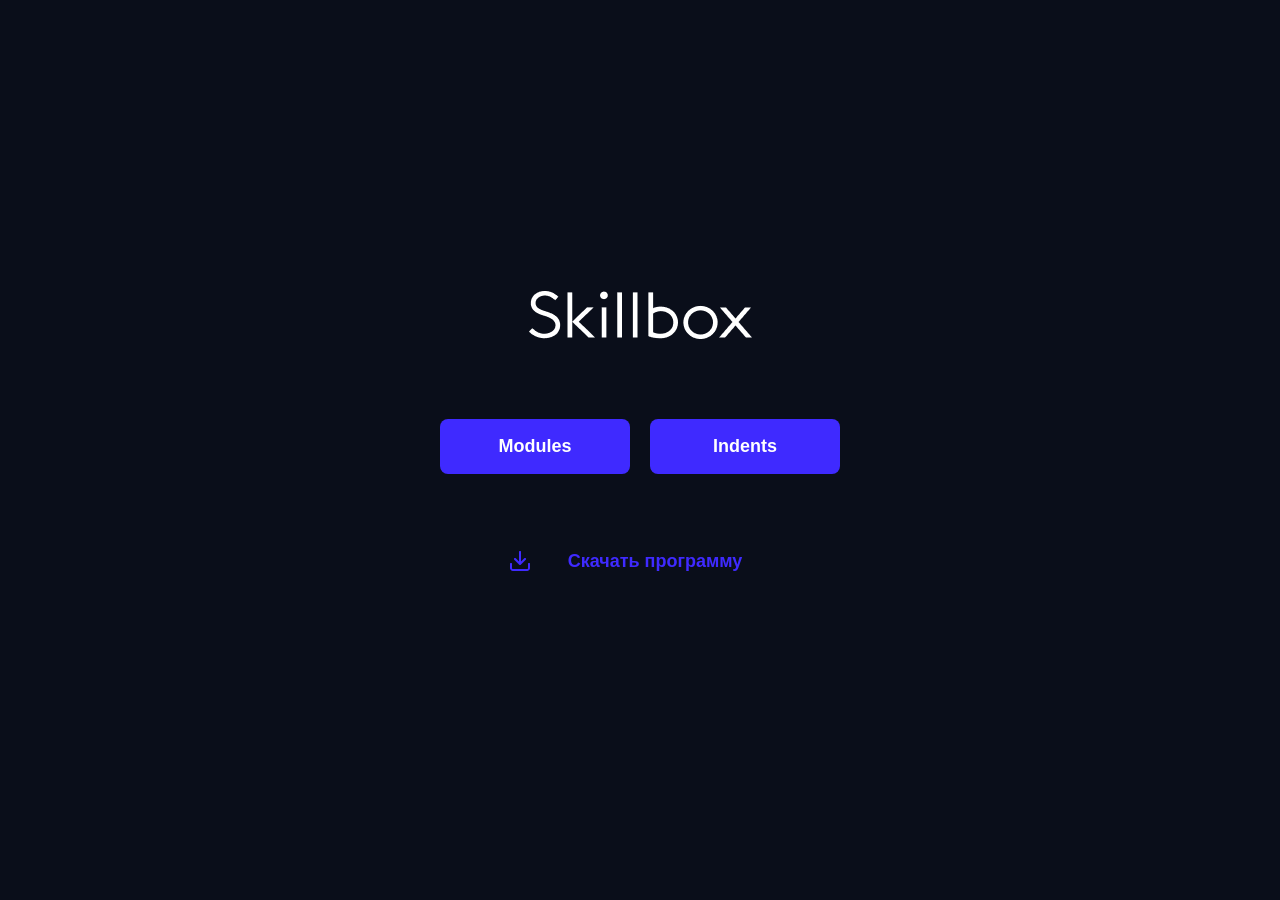
<file: index.html>
<!DOCTYPE html>
<html lang="ru">
<head>
    <meta charset="UTF-8" />
    <meta name="viewport" content="width=device-width, initial-scale=1.0" />
    <title>Главная</title>
    <link rel="stylesheet" href="css/styles.css" />
</head>
<body class="index-page">
    <div class="index-container">
        <a href="https://skillbox.ru" target="_blank" class="index-logo">
            <img src="img/logo-light.png" alt="Логотип Skillbox" />
        </a>
        <div class="index-nav">
            <a href="modules.html">Modules</a>
            <a href="article.html">Indents</a>
        </div>
        <a href="skillbox.docx" download class="index-download">Скачать программу</a>
    </div>
</body>
</html>
</file>
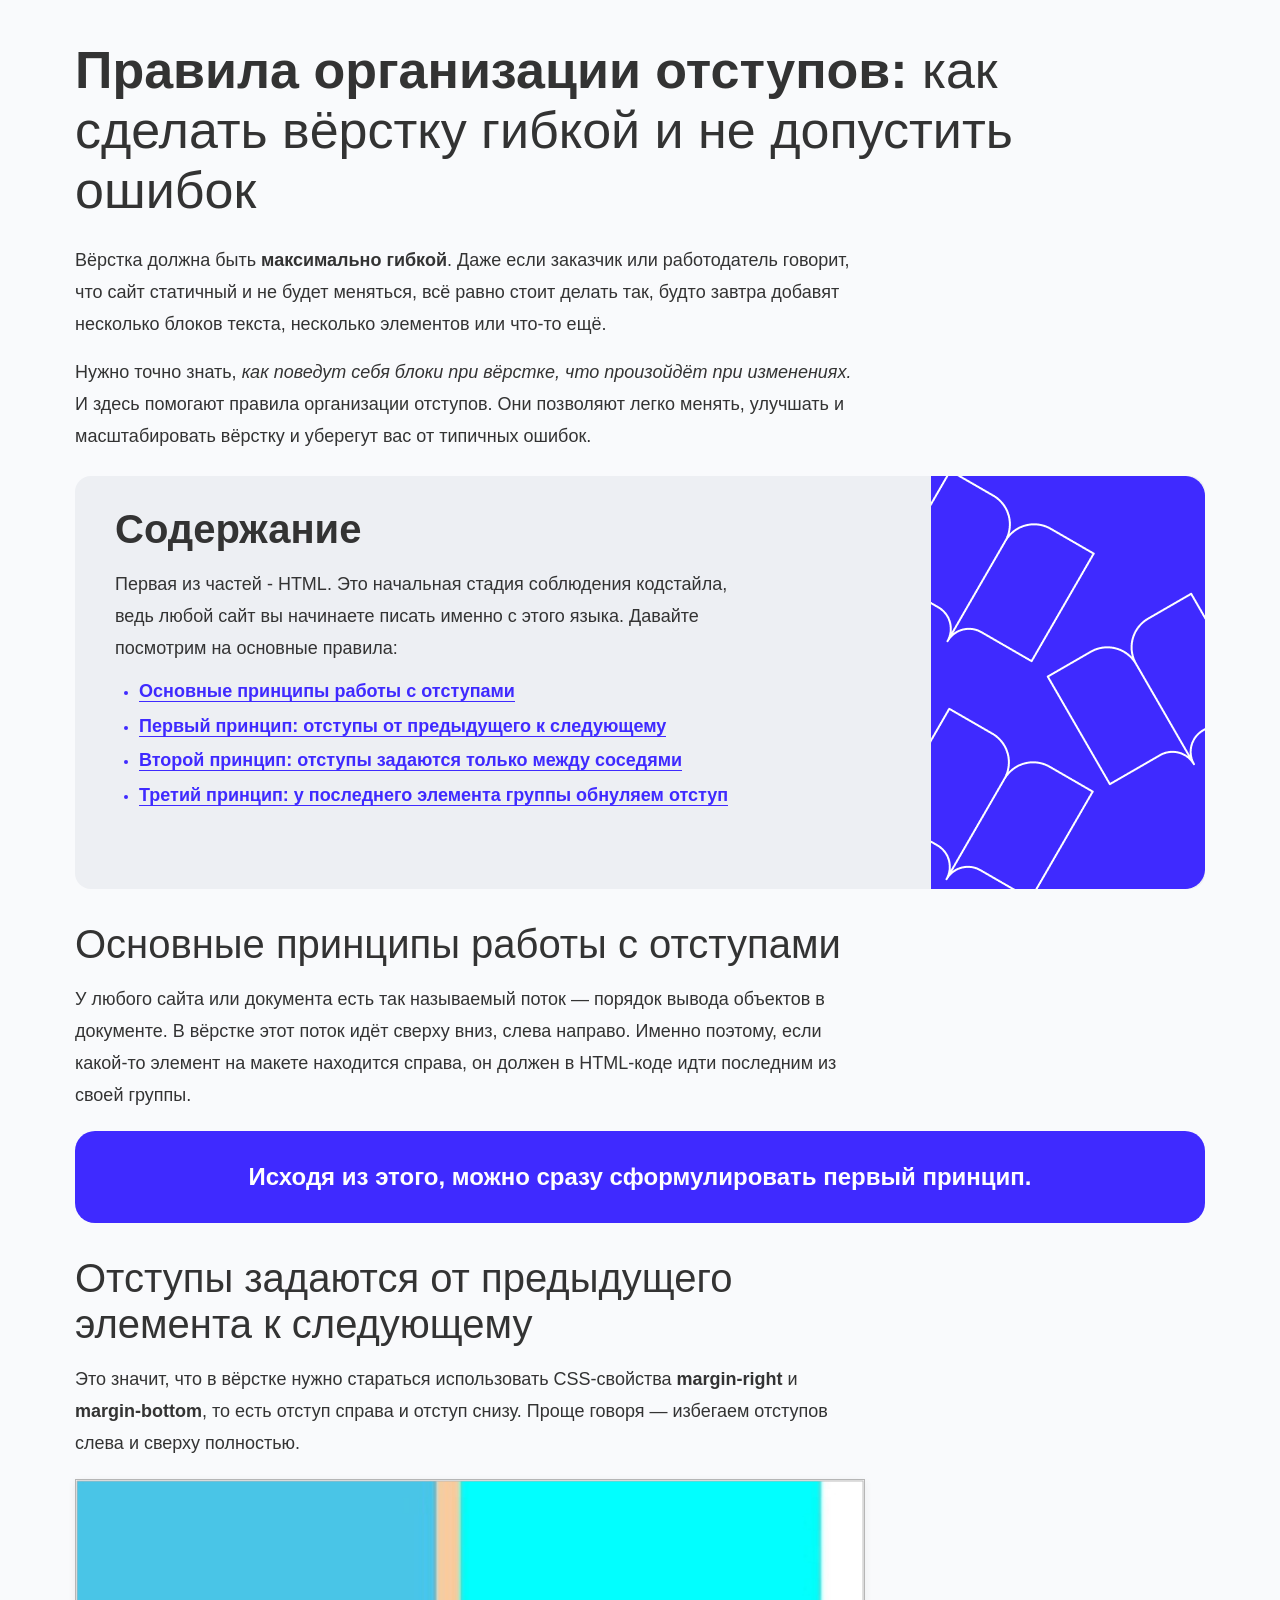
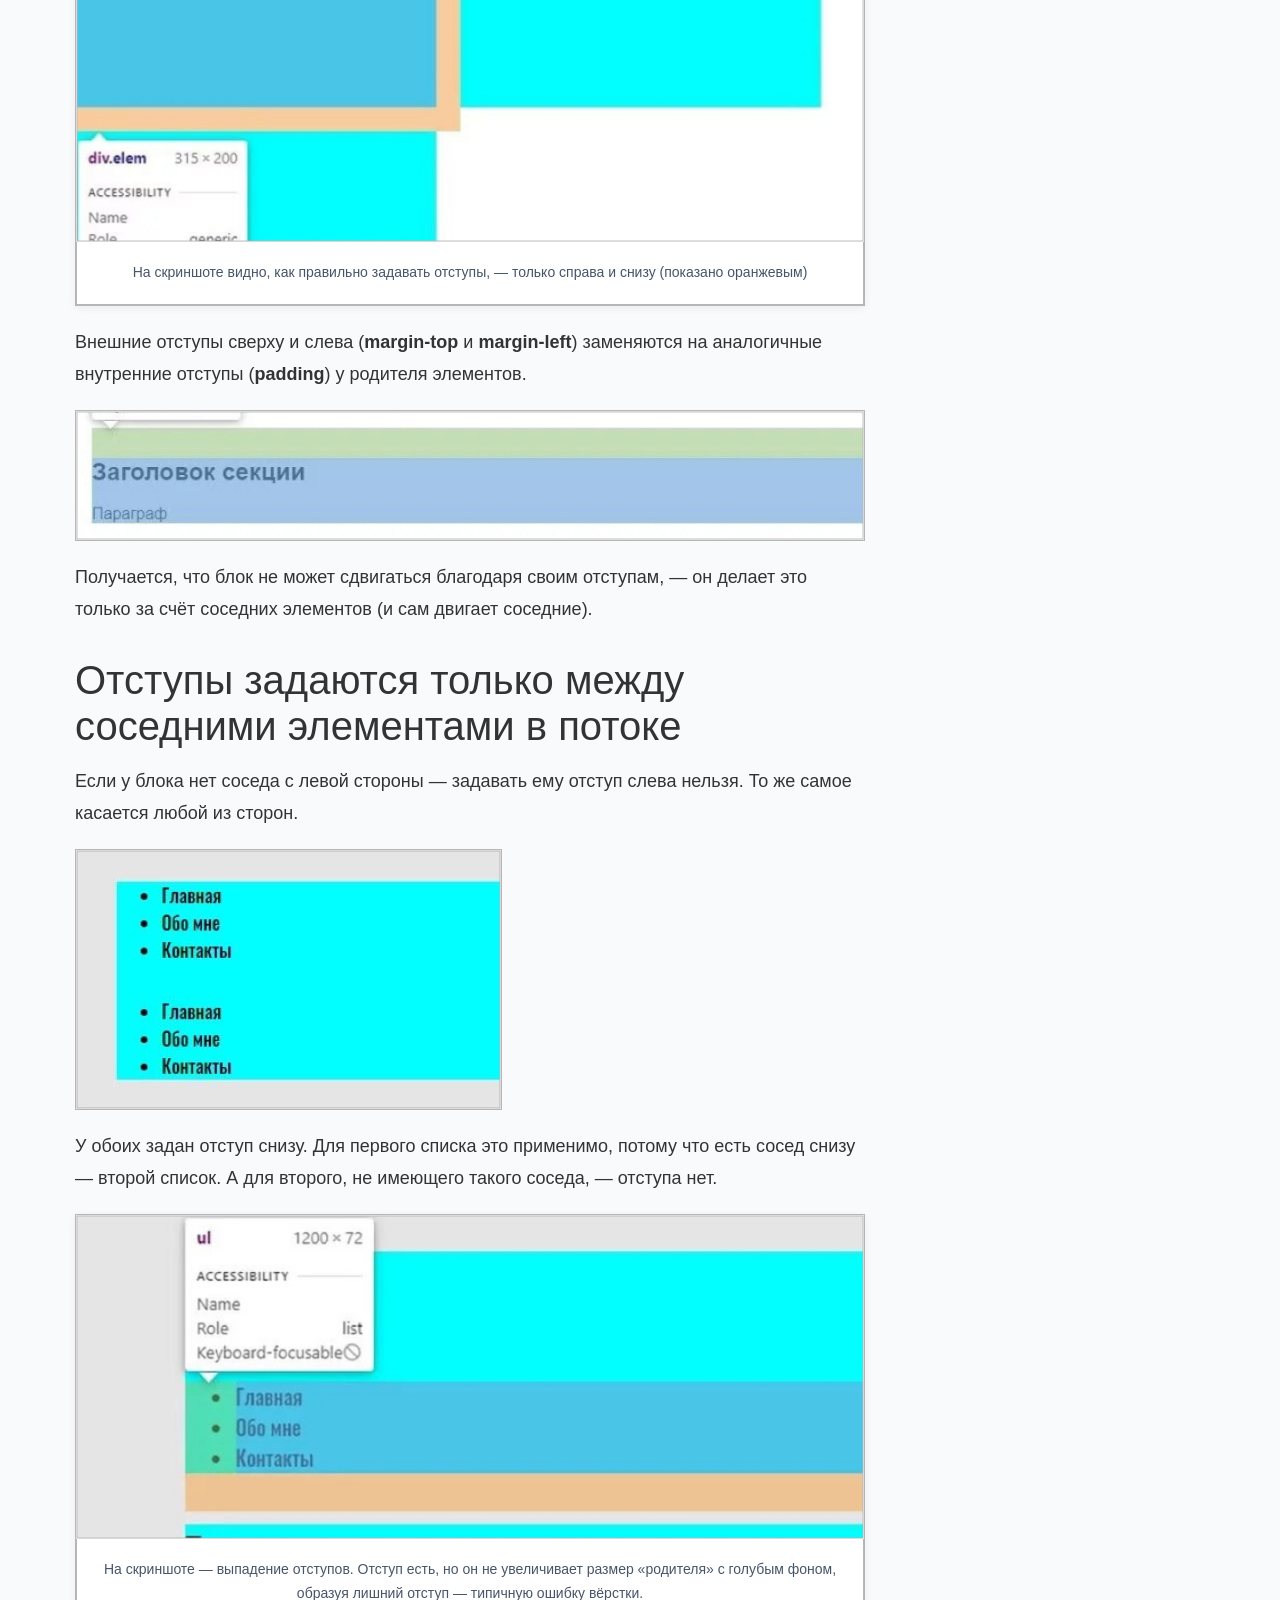
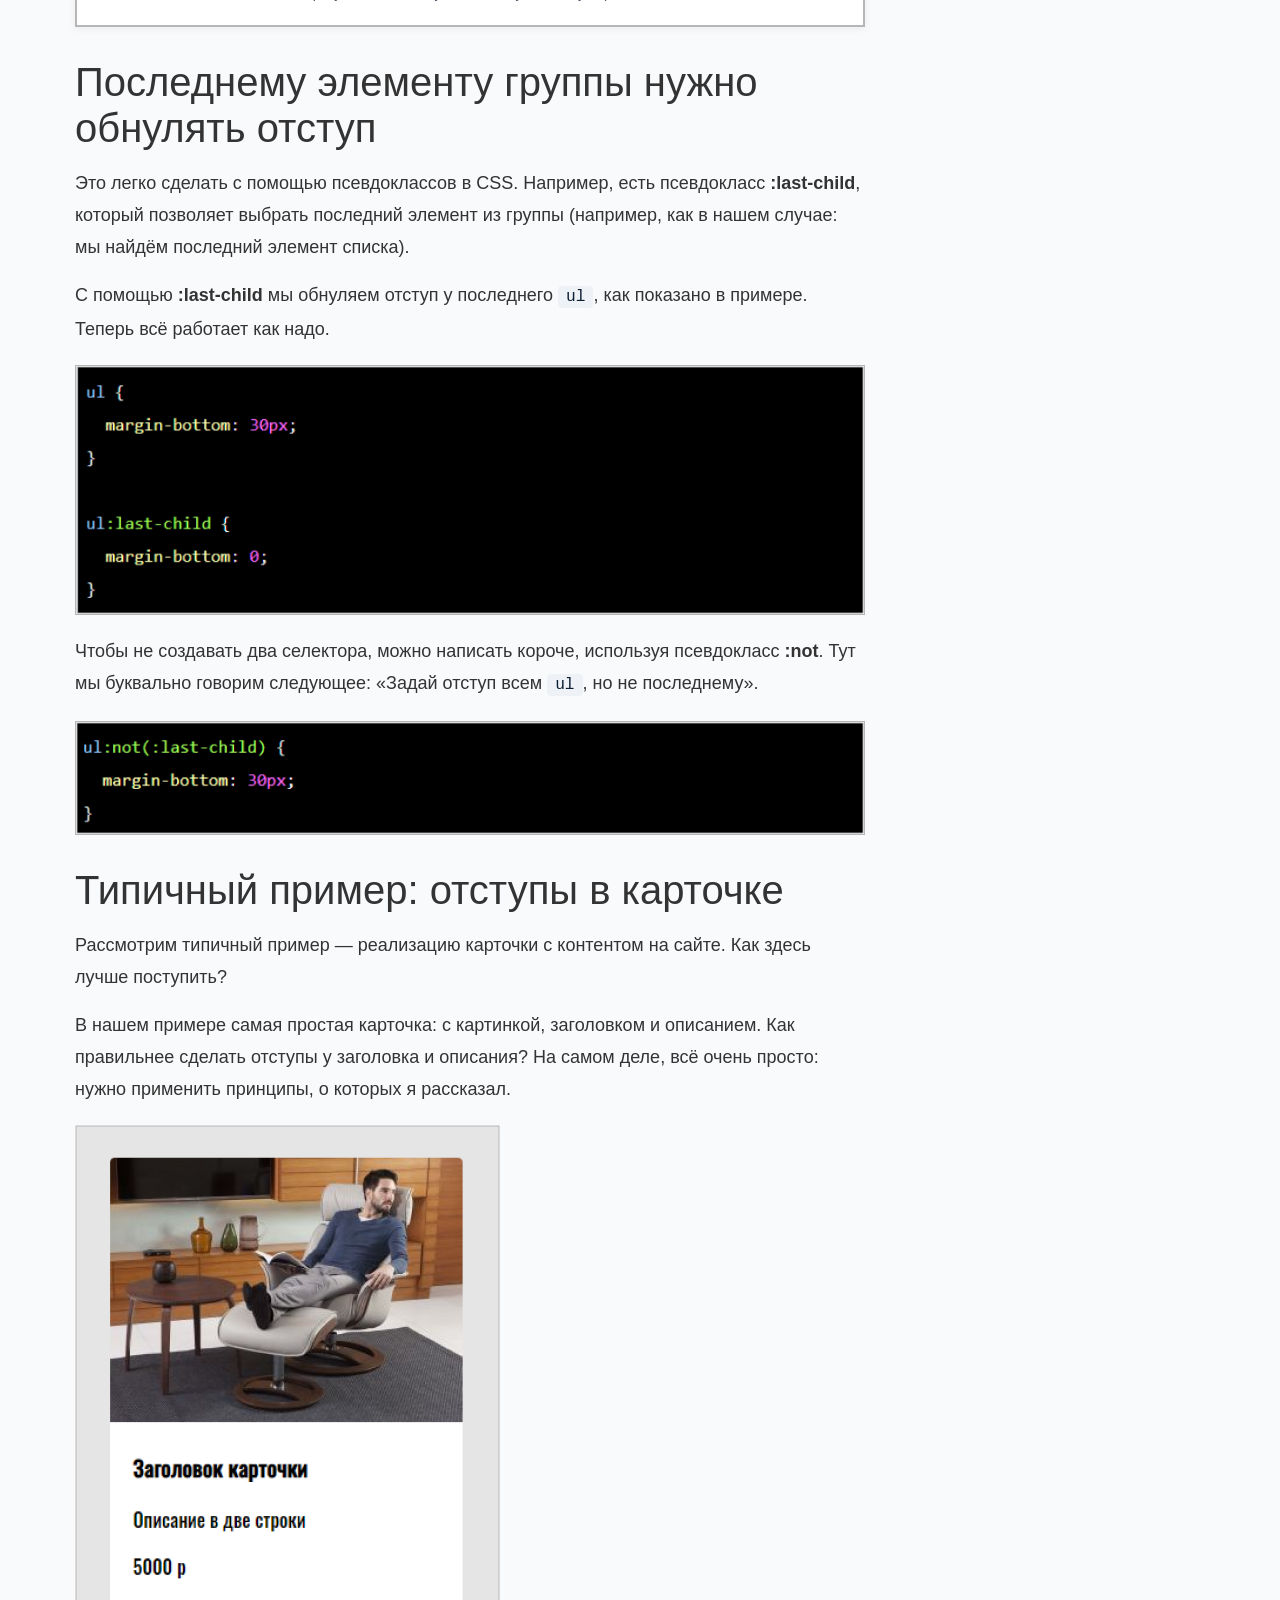
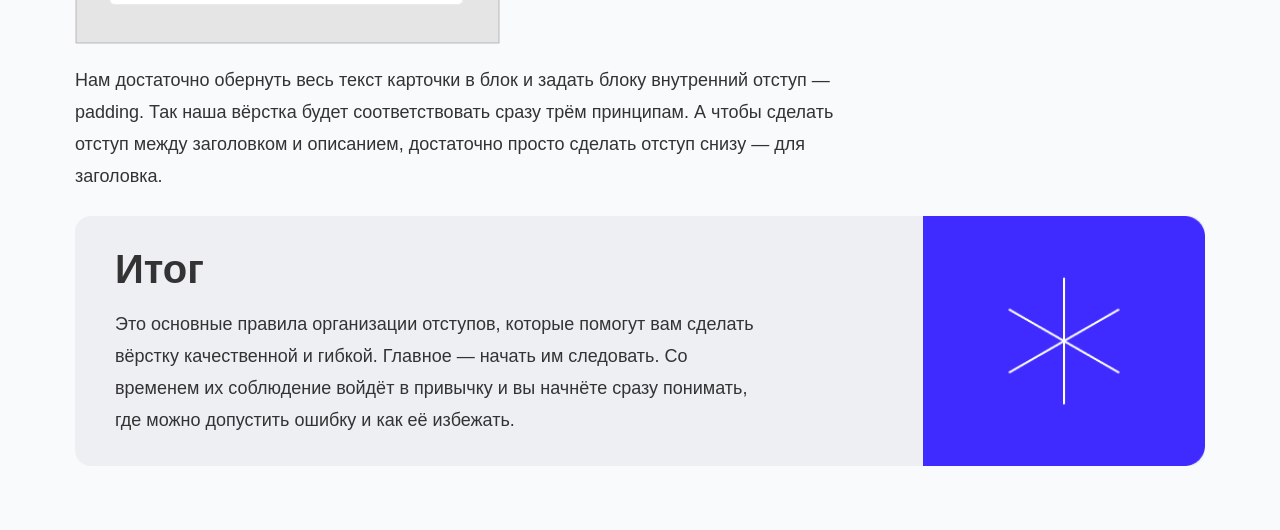
<file: article.html>
<!DOCTYPE html>
<html lang="ru">
<head>
    <meta charset="UTF-8" />
    <meta name="viewport" content="width=device-width, initial-scale=1.0" />
    <title>Правила организации отступов</title>
    <link rel="stylesheet" href="css/styles.css" />
</head>
<body>
    <div class="container">
        <main>
            <div class="article-header">
                <h1>
                    <span class="h1-bold">Правила организации отступов:</span> как<br />
                    сделать вёрстку гибкой и не допустить ошибок
                </h1>
            </div>

            <div class="article-content">
                <div>
                    <p>
                        Вёрстка должна быть <span class="highlight-bold">максимально гибкой</span>. Даже если заказчик или работодатель говорит, что сайт статичный и не будет меняться, всё равно стоит делать так, будто завтра добавят несколько блоков текста, несколько элементов или что-то ещё.
                    </p>
                    <p>
                        Нужно точно знать, <em>как поведут себя блоки при вёрстке, что произойдёт при изменениях.</em> И здесь помогают правила организации отступов. Они позволяют легко менять, улучшать и масштабировать вёрстку и уберегут вас от типичных ошибок.
                    </p>
                </div>
            </div>

            <section id="content">
                <div class="gray-box content-box content-box-bg">
                    <div class="content-wrapper">
                        <div class="content-text">
                            <h2>Содержание</h2>
                            <p>Первая из частей - HTML. Это начальная стадия соблюдения кодстайла, ведь любой сайт вы начинаете писать именно с этого языка. Давайте посмотрим на основные правила:</p>
                            <ul class="content-list">
                                <li><a href="#principles">Основные принципы работы с отступами</a></li>
                                <li><a href="#principle1">Первый принцип: отступы от предыдущего к следующему</a></li>
                                <li><a href="#principle2">Второй принцип: отступы задаются только между соседями</a></li>
                                <li><a href="#principle3">Третий принцип: у последнего элемента группы обнуляем отступ</a></li>
                            </ul>
                        </div>
                    </div>
                </div>
            </section>

            <div class="article-content">
                <section id="principles">
                    <h2>Основные принципы работы с отступами</h2>
                    <p>
                        У любого сайта или документа есть так называемый поток — порядок вывода объектов в документе. В вёрстке этот поток идёт сверху вниз, слева направо. Именно поэтому, если какой-то элемент на макете находится справа, он должен в HTML-коде идти последним из своей группы.
                    </p>
                </section>
            </div>

            <div class="blue-box">
                <p>Исходя из этого, можно сразу сформулировать первый принцип.</p>
            </div>

            <div class="article-content">
                <section id="principle1">
                    <h2>Отступы задаются от предыдущего элемента к следующему</h2>
                    <p>
                        Это значит, что в вёрстке нужно стараться использовать CSS-свойства <span class="bold-term">margin-right</span> и <span class="bold-term">margin-bottom</span>, то есть отступ справа и отступ снизу. Проще говоря — избегаем отступов слева и сверху полностью.
                    </p>
                    <figure class="framed-figure">
                        <img src="img/1.jpg" alt="Пример правильных отступов" />
                        <figcaption class="framed-caption">
                            На скриншоте видно, как правильно задавать отступы, — только справа и снизу (показано оранжевым)
                        </figcaption>
                    </figure>
                    <p>
                        Внешние отступы сверху и слева (<span class="bold-term">margin-top</span> и <span class="bold-term">margin-left</span>) заменяются на аналогичные внутренние отступы (<span class="bold-term">padding</span>) у родителя элементов.
                    </p>
                    <img src="img/2.jpg" alt="Замена margin на padding" class="framed-image" />
                    <p>
                        Получается, что блок не может сдвигаться благодаря своим отступам, — он делает это только за счёт соседних элементов (и сам двигает соседние).
                    </p>
                </section>

                <section id="principle2">
                    <h2>Отступы задаются только между соседними элементами в потоке</h2>
                    <p>
                        Если у блока нет соседа с левой стороны — задавать ему отступ слева нельзя. То же самое касается любой из сторон.
                    </p>
                    <img src="img/3.jpg" alt="Пример с отступами между соседями" class="framed-image" />
                    <p>
                        У обоих задан отступ снизу. Для первого списка это применимо, потому что есть сосед снизу — второй список. А для второго, не имеющего такого соседа, — отступа нет.
                    </p>
                    <figure class="framed-figure">
                        <img src="img/4.jpg" alt="Выпадение отступов" />
                        <figcaption class="framed-caption">
                            На скриншоте — выпадение отступов. Отступ есть, но он не увеличивает размер «родителя» с голубым фоном, образуя лишний отступ — типичную ошибку вёрстки.
                        </figcaption>
                    </figure>
                </section>

                <section id="principle3">
                    <h2>Последнему элементу группы нужно обнулять отступ</h2>
                    <p>
                        Это легко сделать с помощью псевдоклассов в CSS. Например, есть псевдокласс <span class="bold-term">:last-child</span>, который позволяет выбрать последний элемент из группы (например, как в нашем случае: мы найдём последний элемент списка).
                    </p>
                    <p>
                        С помощью <span class="bold-term">:last-child</span> мы обнуляем отступ у последнего <code>ul</code>, как показано в примере. Теперь всё работает как надо.
                    </p>
                    <img src="img/5.jpg" alt="Пример обнуления отступа через last-child" class="framed-image" />
                    <p>
                        Чтобы не создавать два селектора, можно написать короче, используя псевдокласс <span class="bold-term">:not</span>. Тут мы буквально говорим следующее: «Задай отступ всем <code>ul</code>, но не последнему».
                    </p>
                    <img src="img/6.jpg" alt="Пример использования not" class="framed-image" />
                </section>

                <section id="card">
                    <h2>Типичный пример: отступы в карточке</h2>
                    <p>
                        Рассмотрим типичный пример — реализацию карточки с контентом на сайте. Как здесь лучше поступить?
                    </p>
                    <p>
                        В нашем примере самая простая карточка: с картинкой, заголовком и описанием. Как правильнее сделать отступы у заголовка и описания? На самом деле, всё очень просто: нужно применить принципы, о которых я рассказал.
                    </p>
                    <img src="img/7.jpg" alt="Пример карточки" class="card-image" />
                    <p>
                        Нам достаточно обернуть весь текст карточки в блок и задать блоку внутренний отступ — padding. Так наша вёрстка будет соответствовать сразу трём принципам. А чтобы сделать отступ между заголовком и описанием, достаточно просто сделать отступ снизу — для заголовка.
                    </p>
                </section>
            </div>

            <section id="end">
                <div class="gray-box end-box end-box-bg">
                    <div class="end-wrapper">
                        <div class="end-text">
                            <h2>Итог</h2>
                            <p>
                                Это основные правила организации отступов, которые помогут вам сделать вёрстку качественной и гибкой. Главное — начать им следовать. Со временем их соблюдение войдёт в привычку и вы начнёте сразу понимать, где можно допустить ошибку и как её избежать.
                            </p>
                        </div>
                    </div>
                </div>
            </section>
        </main>
    </div>
</body>
</html>
</file>
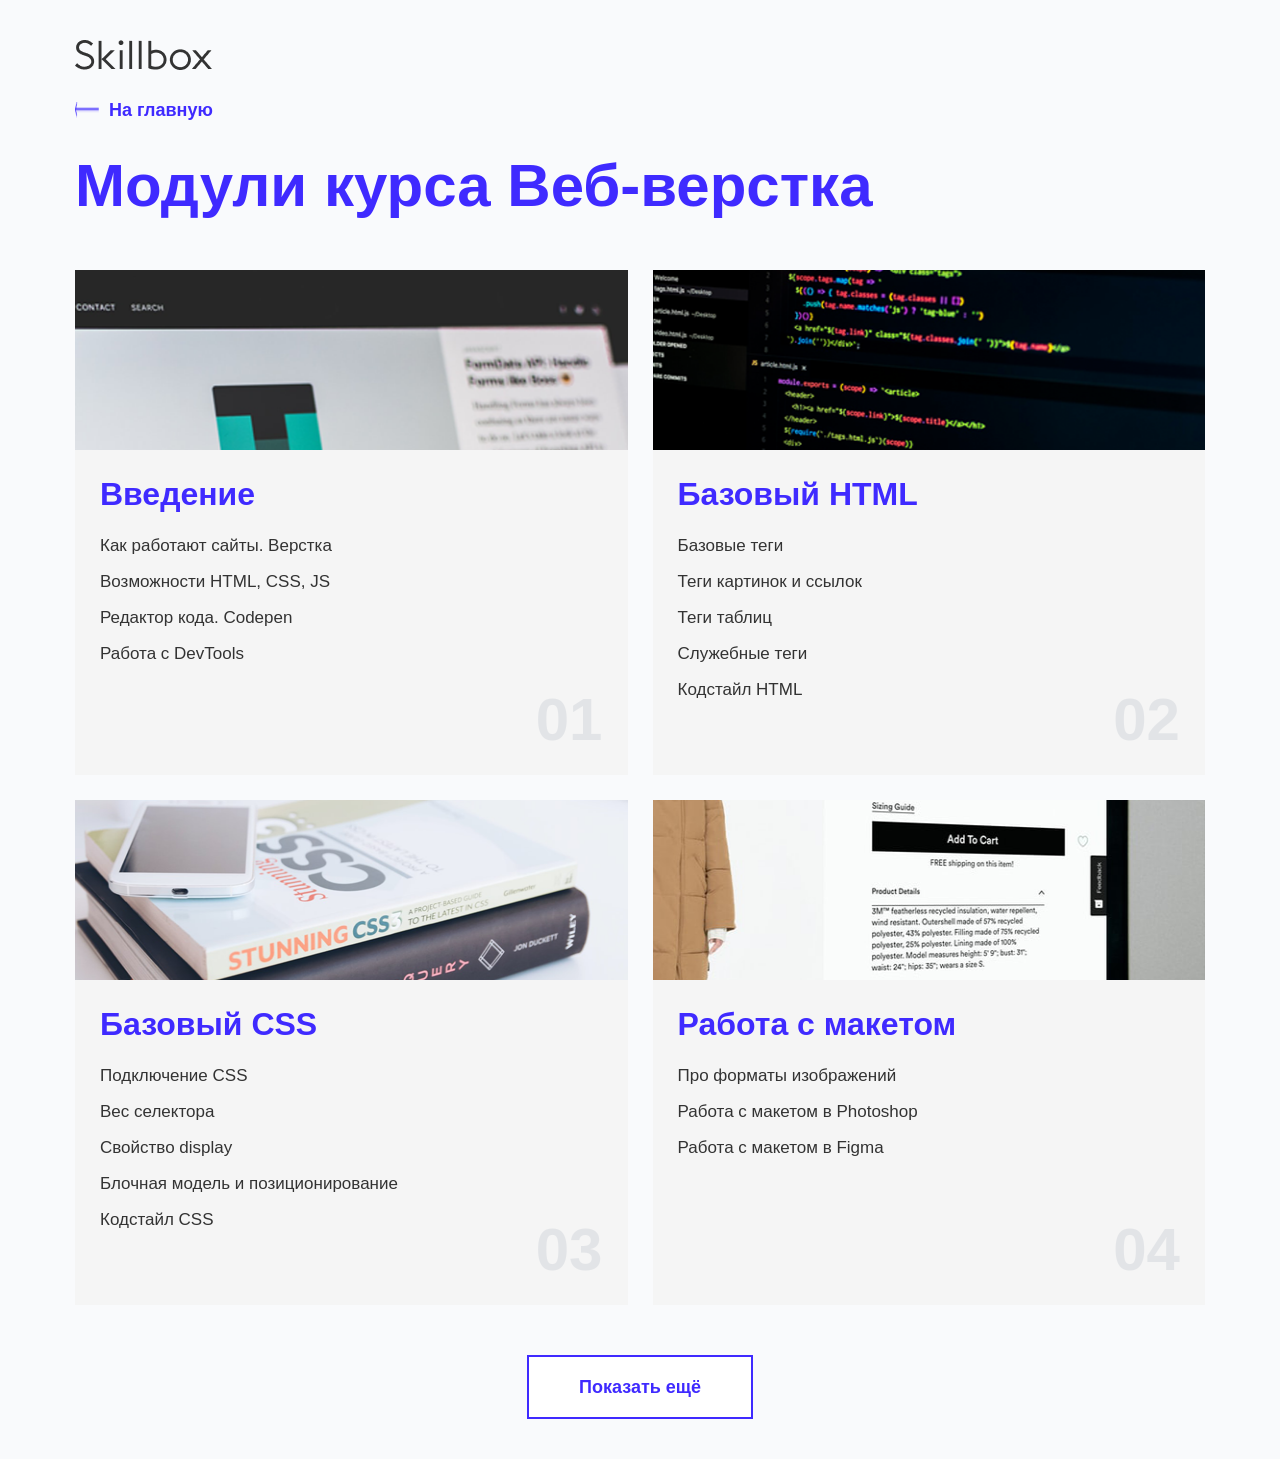
<file: modules.html>
<!DOCTYPE html>
<html lang="ru">
<head>
    <meta charset="UTF-8" />
    <meta name="viewport" content="width=device-width, initial-scale=1.0" />
    <title>Модули курса Веб-верстка</title>

    <link rel="stylesheet" href="css/styles.css" />
</head>
<body>
    <div class="container">
        <a href="https://skillbox.ru" target="_blank" class="logo-link">
            <img src="img/skillbox.png" alt="Skillbox" />
        </a>

        <a href="index.html" class="back-link">
            <img src="img/arrow-back.png" alt="Назад" />
            На главную
        </a>

        <h1 class="page-title">Модули курса Веб-верстка</h1>

        <ul class="modules-list">
            <li class="module-card">
                <img src="img/module-bg-1.png" alt="Введение" class="module-image" />
                <div class="module-card-content">
                    <h2 class="module-title">Введение</h2>
                    <ul class="module-lessons">
                        <li>Как работают сайты. Верстка</li>
                        <li>Возможности HTML, CSS, JS</li>
                        <li>Редактор кода. Codepen</li>
                        <li>Работа с DevTools</li>
                    </ul>
                </div>
                <span class="module-number">01</span>
            </li>

            <li class="module-card">
                <img src="img/module-bg-2.png" alt="Базовый HTML" class="module-image" />
                <div class="module-card-content">
                    <h2 class="module-title">Базовый HTML</h2>
                    <ul class="module-lessons">
                        <li>Базовые теги</li>
                        <li>Теги картинок и ссылок</li>
                        <li>Теги таблиц</li>
                        <li>Служебные теги</li>
                        <li>Кодстайл HTML</li>
                    </ul>
                </div>
                <span class="module-number">02</span>
            </li>

            <li class="module-card">
                <img src="img/module-bg-3.png" alt="Базовый CSS" class="module-image" />
                <div class="module-card-content">
                    <h2 class="module-title">Базовый CSS</h2>
                    <ul class="module-lessons">
                        <li>Подключение CSS</li>
                        <li>Вес селектора</li>
                        <li>Свойство display</li>
                        <li>Блочная модель и позиционирование</li>
                        <li>Кодстайл CSS</li>
                    </ul>
                </div>
                <span class="module-number">03</span>
            </li>

            <li class="module-card">
                <img src="img/module-bg-4.png" alt="Работа с макетом" class="module-image" />
                <div class="module-card-content">
                    <h2 class="module-title">Работа с макетом</h2>
                    <ul class="module-lessons">
                        <li>Про форматы изображений</li>
                        <li>Работа с макетом в Photoshop</li>
                        <li>Работа с макетом в Figma</li>
                    </ul>
                </div>
                <span class="module-number">04</span>
            </li>
        </ul>

        <a href="#" class="show-more">Показать ещё</a>
    </div>
</body>
</html>
</file>
<file: css/styles.css>
* {
    margin: 0;
    padding: 0;
    box-sizing: border-box;
}

body {
    font-family: Arial, Verdana, sans-serif;
    background: #f9fafc;
    color: #1e293b;
    line-height: 1.7;
    margin: 0;
    padding: 0;
}

.container {
    margin: 0 auto;
    padding: 80px 0;
    width: 1170px;
}

.article-content {
    max-width: 790px;
    margin: 0;
}

.article-content p,
.article-content h2,
.article-content h3,
.article-content ul,
.article-content figure,
.article-content .framed-image,
.article-content .card-image,
.article-content .framed-figure {
    max-width: 790px;
}

.article-content h1 {
    max-width: 100%;
}

.article-content img {
    max-width: 100%;
    height: auto;
}

.article-header {
    max-width: 100%;
    margin: 0;
}

h1 {
    font-weight: 400;
    font-size: 52px;
    line-height: 60px;
    color: #333333;
    margin-bottom: 24px;
}

.h1-bold {
    font-weight: 700;
    color: #333333;
}

h2 {
    font-size: 40px;
    line-height: 46px;
    color: #333333;
    font-weight: 400;
    margin: 32px 0 16px 0;
}

h3 {
    font-weight: 400;
    font-size: 30px;
    line-height: 34px;
    color: #333333;
    margin: 32px 0 16px 0;
}

p {
    font-weight: 400;
    font-size: 18px;
    line-height: 32px;
    color: #333333;
    margin-bottom: 16px;
}

a {
    color: #2563eb;
    text-decoration: none;
}

a:hover {
    text-decoration: underline;
}

code {
    background: #eef2f6;
    padding: 2px 8px;
    border-radius: 4px;
    font-family: 'Courier New', monospace;
    font-size: 0.9em;
    color: #0b1e33;
}

img {
    max-width: 100%;
    height: auto;
    display: block;
}

figure {
    margin: 20px 0;
    font-size: 0;
}

figcaption {
    border: 1px solid #b6b6b6;
    border-top: none;
    padding-top: 19px;
    padding-bottom: 19px;
    font-weight: 400;
    font-size: 14px;
    text-align: center;
    color: #475569;
    font-style: normal;
}

.gray-box {
    background: #edeff3;
    border-radius: 16px;
    padding: 20px 24px;
    margin: 24px 0;
    max-width: 100%;
}

.gray-box ul {
    padding-left: 24px;
    margin: 8px 0 4px 0;
}

.gray-box ul li {
    margin-bottom: 4px;
}

.gray-box ul li::marker {
    color: #3f2aff;
}

.gray-box h2 {
    margin-top: 0;
}

.gray-box p:last-child {
    margin-bottom: 0;
}

.bold-term {
    font-weight: 700;
}

.highlight-bold {
    font-weight: 700;
}

.index-page {
    background: #0a0e1a;
    min-height: 100vh;
    display: flex;
    justify-content: center;
    align-items: center;
    margin: 0;
    padding: 0;
}

.index-container {
    display: flex;
    flex-direction: column;
    align-items: center;
    justify-content: center;
    width: 100%;
    max-width: 600px;
    padding: 40px 20px;
    position: relative;
}

.index-logo {
    display: block;
    margin-bottom: 60px;
    transform: translateY(-20px);
}

.index-logo img {
    display: block;
    margin: 0 auto;
    max-width: 300px;
    height: auto;
}

.index-nav {
    display: flex;
    justify-content: space-between;
    width: 100%;
    max-width: 400px;
    margin-bottom: 60px;
    gap: 20px;
}

.index-nav a {
    display: inline-block;
    background: #3f2aff;
    color: #ffffff;
    font-size: 18px;
    font-weight: 700;
    text-decoration: none;
    padding: 12px 40px;
    border-radius: 8px;
    transition: background 0.3s ease;
    flex: 1;
    text-align: center;
}

.index-nav a:hover {
    background: #2b1fc9;
    text-decoration: none;
}

.index-download {
    display: inline-block;
    color: #3f2aff;
    font-size: 18px;
    font-weight: 700;
    text-decoration: none;
    padding: 12px 30px 12px 60px;
    transition: color 0.3s ease;
    background-image: url('../img/download.png');
    background-size: 24px 24px;
    background-repeat: no-repeat;
    background-position: left center;
}

.index-download:hover {
    color: #2b1fc9;
    text-decoration: none;
}

.content-box {
    padding: 30px 40px;
    min-height: 413px;
    background-color: #edeff3;
    border-radius: 16px;
    position: relative;
    overflow: hidden;
}

.content-wrapper {
    width: calc(100% - 250px);
    max-width: calc(100% - 250px);
    padding-right: 20px;
}

.content-text {
    word-wrap: break-word;
    overflow-wrap: break-word;
    font-size: 14px;
    max-width: 650px;
}

.content-text h2 {
    margin-top: 0;
    font-weight: 700;
}

.content-text p {
    margin-bottom: 12px;
}

.content-list {
    padding-left: 20px;
}

.content-list li {
    font-weight: 700;
    margin-bottom: 4px;
}

.content-list li::marker {
    color: #3f2aff;
}

.content-list li a {
    font-weight: 700;
    border-bottom: 1px solid #3f2aff;
    font-size: 18px;
    color: #3f2aff;
}

.blue-box {
    background: #3f2aff;
    border-radius: 20px;
    padding-top: 30px;
    padding-bottom: 30px;
    padding-left: 60px;
    padding-right: 60px;
    margin: 20px 0;
    width: 100%;
    max-width: 100%;
    display: flex;
    align-items: center;
    justify-content: center;
}

.blue-box p {
    color: #ffffff;
    font-weight: 700;
    font-size: 24px;
    margin: 0;
    text-align: center;
    white-space: nowrap;
}

.framed-figure {
    margin: 20px 0;
    border: 1px solid #b6b6b6;
    border-radius: 0;
    overflow: hidden;
    background: #ffffff;
    box-shadow: 0 2px 8px rgba(0, 0, 0, 0.06);
    max-width: 100%;
}

.framed-figure img {
    margin: 0;
    border-radius: 0;
    width: 100%;
    display: block;
}

.framed-caption {
    padding-top: 19px;
    padding-bottom: 19px;
    border: 1px solid #b6b6b6;
    border-top: none;
    font-weight: 400;
    font-size: 14px;
    text-align: center;
    color: #475569;
    font-style: normal;
    margin: 0;
}

.framed-image {
    border: 1px solid #b6b6b6;
    padding: 0;
    margin: 20px 0;
    display: block;
    max-width: 100%;
    height: auto;
}

.small-img {
    max-width: 60%;
    height: auto;
    margin: 20px 0;
    border-radius: 0;
}

.card-image {
    max-width: 60%;
    margin: 20px 0;
    border-radius: 0;
}

.end-box {
    padding: 30px 40px;
    min-height: 243px;
    background-color: #edeff3;
    border-radius: 16px;
    position: relative;
    overflow: hidden;
    max-width: 100%;
}

.content-box-bg {
    background-image: url('../img/decorate-1.png');
    background-size: auto 100%;
    background-repeat: no-repeat;
    background-position: right center;
}

.end-box-bg {
    background-image: url('../img/decorate-2.png');
    background-size: auto 100%;
    background-repeat: no-repeat;
    background-position: right center;
}

.end-wrapper {
    width: calc(100% - 250px);
    max-width: calc(100% - 250px);
    padding-right: 20px;
}

.end-text {
    word-wrap: break-word;
    overflow-wrap: break-word;
    font-size: 14px;
    max-width: 650px;
}

.end-text h2 {
    margin-top: 0;
    font-weight: 700;
}

.end-text p:last-child {
    margin-bottom: 0;
}

@media (max-width: 768px) {
    .content-box-bg,
    .end-box-bg {
        background-size: auto 80%;
    }

    .content-wrapper {
        width: calc(100% - 180px);
        max-width: calc(100% - 180px);
    }

    .end-wrapper {
        width: calc(100% - 180px);
        max-width: calc(100% - 180px);
    }

    .article-content {
        max-width: 100%;
    }

    h1 {
        font-size: 40px;
        line-height: 44px;
    }

    h2 {
        font-size: 30px;
        line-height: 36px;
    }

    p {
        font-size: 18px;
        line-height: 28px;
    }
}

@media (max-width: 480px) {
    .content-box-bg,
    .end-box-bg {
        background-size: auto 60%;
    }

    .content-wrapper {
        width: calc(100% - 120px);
        max-width: calc(100% - 120px);
        padding-right: 10px;
    }

    .end-wrapper {
        width: calc(100% - 120px);
        max-width: calc(100% - 120px);
        padding-right: 10px;
    }

    .blue-box {
        padding-left: 20px;
        padding-right: 20px;
        min-height: 80px;
    }

    .blue-box p {
        font-size: 18px;
        white-space: normal;
    }

    h1 {
        font-size: 30px;
        line-height: 34px;
    }

    h2 {
        font-size: 24px;
        line-height: 28px;
    }

    p {
        font-size: 16px;
        line-height: 24px;
    }

    .content-list li a {
        font-size: 16px;
    }
}

.container {
    max-width: 1170px;
    margin: 0 auto;
    padding: 40px 20px;
}

.logo-link {
    display: block;
    margin-bottom: 25px;
}

.logo-link img {
    display: block;
    max-width: 160px;
    height: auto;
}

.back-link {
    display: inline-flex;
    align-items: center;
    gap: 10px;
    font-size: 18px;
    font-weight: 700;
    color: #3f2aff;
    text-decoration: none;
    margin-bottom: 25px;
}

.back-link img {
    width: 24px;
    height: 16px;
    flex-shrink: 0;
}

.back-link:hover {
    text-decoration: underline;
}

.page-title {
    font-weight: 700;
    font-size: 60px;
    line-height: 69px;
    color: #3f2aff;
    margin-bottom: 50px;
}

.modules-list {
    display: flex;
    flex-wrap: wrap;
    gap: 25px;
    list-style: none;
    padding: 0;
    margin: 0;
}

.module-card {
    flex: 0 0 calc(50% - 12.5px);
    width: 572px;
    height: 505px;
    background: #f5f5f5;
    border-radius: 0;
    padding: 0;
    position: relative;
    overflow: hidden;
    box-sizing: border-box;
    display: flex;
    flex-direction: column;
}

.module-image {
    width: 572px;
    height: 180px;
    display: block;
    flex-shrink: 0;
}

.module-card-content {
    padding: 25px 25px 0 25px;
    flex: 1;
}

.module-title {
    font-weight: 700;
    font-size: 32px;
    line-height: 38px;
    color: #3f2aff;
    margin: 0 0 15px 0;
}

.module-lessons {
    list-style: none;
    padding: 0;
    margin: 0;
}

.module-lessons li {
    font-weight: 400;
    font-size: 17px;
    line-height: 28px;
    color: #333333;
    padding: 4px 0;
}

.module-number {
    position: absolute;
    bottom: 25px;
    right: 25px;
    font-weight: 700;
    font-size: 60px;
    line-height: 1;
    color: #d1d5db;
    opacity: 0.5;
}

.show-more {
    display: block;
    background: #ffffff;
    color: #3f2aff;
    font-size: 18px;
    font-weight: 700;
    text-decoration: none;
    padding: 15px 50px;
    border: 2px solid #3f2aff;
    border-radius: 0;
    margin: 50px auto 0 auto;
    transition: background 0.3s ease, color 0.3s ease;
    text-align: center;
    width: fit-content;
}

.show-more:hover {
    background: #3f2aff;
    color: #ffffff;
    text-decoration: none;
}

@media (max-width: 1200px) {
    .module-card {
        flex: 0 0 calc(50% - 12.5px);
        width: 100%;
        height: auto;
        min-height: 505px;
    }

    .module-image {
        width: 100%;
        height: auto;
        aspect-ratio: 572 / 180;
    }
}

@media (max-width: 768px) {
    .module-card {
        flex: 0 0 100%;
        min-height: 400px;
    }

    .page-title {
        font-size: 40px;
        line-height: 46px;
    }

    .module-title {
        font-size: 28px;
        line-height: 34px;
    }

    .module-lessons li {
        font-size: 16px;
        line-height: 24px;
    }

    .module-number {
        font-size: 40px;
        bottom: 15px;
        right: 15px;
    }

    .show-more {
        width: 100%;
        text-align: center;
    }
}

@media (max-width: 480px) {
    .container {
        padding: 20px 10px;
    }

    .page-title {
        font-size: 28px;
        line-height: 34px;
    }

    .module-card {
        min-height: 320px;
    }

    .module-card-content {
        padding: 15px 15px 0 15px;
    }

    .module-title {
        font-size: 22px;
        line-height: 28px;
    }

    .module-lessons li {
        font-size: 14px;
        line-height: 20px;
        padding: 3px 0;
    }

    .module-number {
        font-size: 30px;
        bottom: 10px;
        right: 10px;
    }

    .show-more {
        font-size: 16px;
        padding: 12px 30px;
    }
}
</file>
